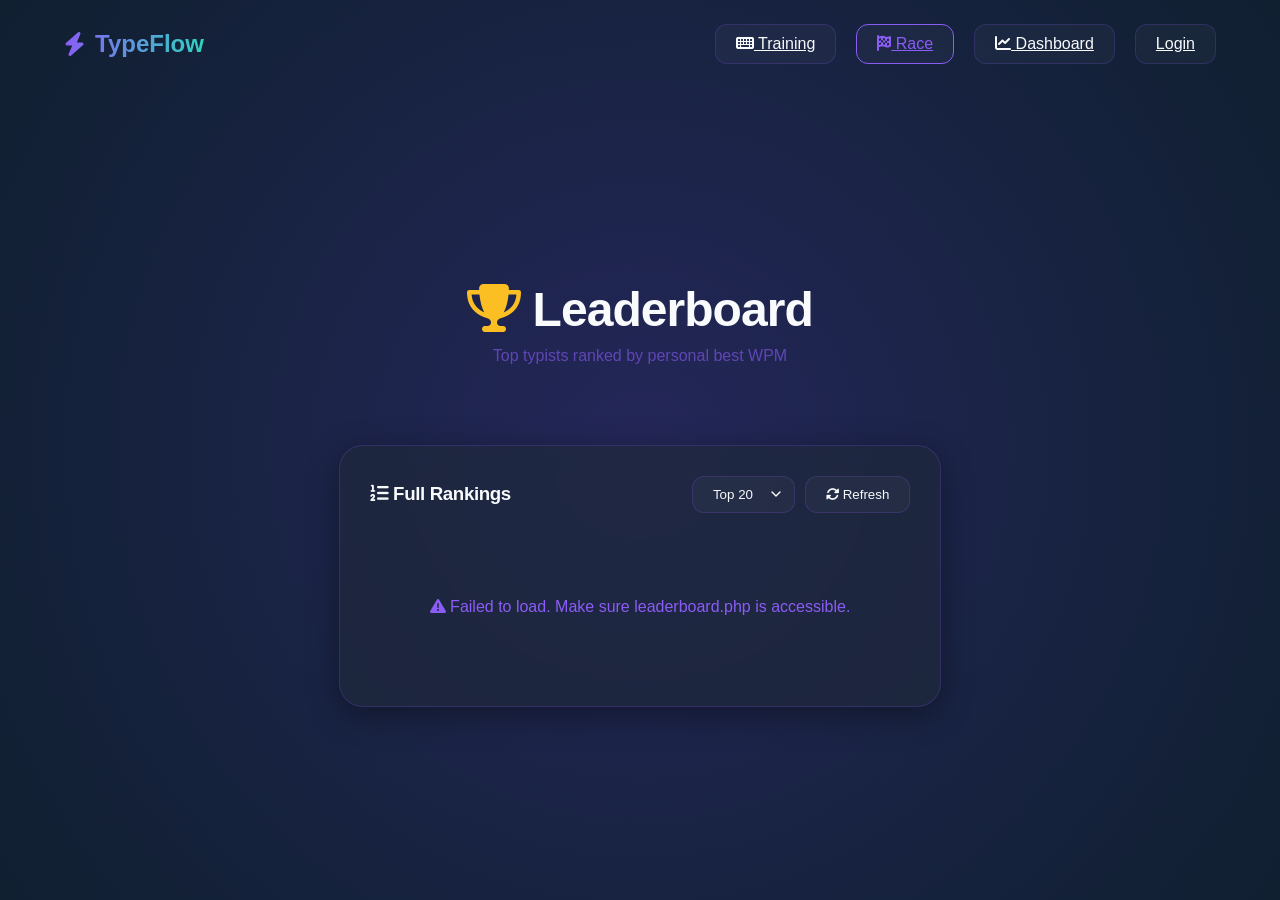
<file: leaderboard.html>
<!DOCTYPE html>
<html lang="en">
<head>
    <meta charset="UTF-8">
    <meta name="viewport" content="width=device-width, initial-scale=1.0">
    <title>Leaderboard | TypeFlow</title>
    <link rel="stylesheet" href="style.css">
    <link rel="stylesheet" href="https://cdnjs.cloudflare.com/ajax/libs/font-awesome/6.4.0/css/all.min.css">
    <style>
        .lb-table {
            width: 100%;
            border-collapse: collapse;
        }
        .lb-table th {
            font-size: 0.75rem;
            text-transform: uppercase;
            letter-spacing: 0.1em;
            color: var(--text-dim);
            padding: 12px 16px;
            text-align: left;
            border-bottom: 1px solid var(--surface-border);
        }
        .lb-table td {
            padding: 14px 16px;
            border-bottom: 1px solid rgba(255,255,255,0.04);
            vertical-align: middle;
        }
        .lb-table tr:last-child td { border-bottom: none; }
        .lb-table tr:hover td { background: rgba(255,255,255,0.03); }
        .rank-1 { color: #fbbf24; font-size: 1.3rem; }
        .rank-2 { color: #94a3b8; font-size: 1.2rem; }
        .rank-3 { color: #b45309; font-size: 1.1rem; }
        .rank-num { color: var(--text-dim); font-weight: 700; }
        .avatar-sm {
            width: 36px; height: 36px; border-radius: 50%;
            background: var(--primary-glow);
            display: inline-flex; align-items: center; justify-content: center;
            font-size: 1.1rem; color: var(--primary);
            overflow: hidden; border: 2px solid var(--surface-border);
            vertical-align: middle; margin-right: 10px;
        }
        .avatar-sm img { width: 100%; height: 100%; object-fit: cover; }
        .wpm-value { font-size: 1.3rem; font-weight: 800; color: var(--primary); font-family: 'Outfit', sans-serif; }
        .acc-value { font-weight: 700; color: var(--secondary); }
        .lb-empty { text-align:center; padding: 60px; color: var(--text-dim); }
        .lb-skeleton { animation: pulse 1.5s ease-in-out infinite; background: rgba(255,255,255,0.05); border-radius: 8px; height: 20px; }
        @keyframes pulse { 0%,100%{opacity:1;} 50%{opacity:0.4;} }
        .my-row td { background: rgba(139,92,246,0.08) !important; }
        .my-row td:first-child { border-left: 3px solid var(--primary); }
        .filters { display:flex; gap:10px; align-items:center; margin-bottom:25px; flex-wrap:wrap; }
    </style>
</head>
<body>
    <nav class="navbar">
        <div class="logo">
            <i class="fas fa-bolt"></i>
            <span>TypeFlow</span>
        </div>
        <div class="nav-links">
            <a href="index.html" class="btn-outline"><i class="fas fa-keyboard"></i> Training</a>
            <a href="race.html" class="btn-outline" style="border-color:var(--primary); color:var(--primary);"><i class="fas fa-flag-checkered"></i> Race</a>
            <a href="dashboard.html" class="btn-outline"><i class="fas fa-chart-line"></i> Dashboard</a>
            <a href="login.html" class="btn-outline" id="loginBtn" style="display:none;">Login</a>
            <button id="logoutBtn" onclick="auth.logout()" class="btn-outline" style="display:none;"><i class="fas fa-sign-out-alt"></i> Logout</button>
        </div>
    </nav>

    <main class="main-container" style="max-width:900px;">

        <div style="text-align:center; margin-bottom:40px;">
            <h1 style="font-size:3rem; margin-bottom:10px;">
                <i class="fas fa-trophy" style="color:#fbbf24;"></i> Leaderboard
            </h1>
            <p style="color:var(--text-dim);">Top typists ranked by personal best WPM</p>
        </div>

        <!-- Top 3 Podium -->
        <div id="podium" style="display:grid; grid-template-columns:1fr 1.2fr 1fr; gap:15px; margin-bottom:40px; align-items:end;">
            <!-- Injected by JS -->
        </div>

        <!-- Full table -->
        <div class="glass-panel" style="padding:30px;">
            <div class="filters">
                <h3 style="margin:0; flex:1;"><i class="fas fa-list-ol"></i> Full Rankings</h3>
                <select id="limitSelect" class="btn-outline" onchange="loadLeaderboard()">
                    <option value="10">Top 10</option>
                    <option value="20" selected>Top 20</option>
                    <option value="50">Top 50</option>
                </select>
                <button class="btn-outline" onclick="loadLeaderboard()"><i class="fas fa-sync-alt"></i> Refresh</button>
            </div>

            <div id="lbBody">
                <!-- Skeleton loaders -->
                <div style="display:flex; flex-direction:column; gap:12px; padding:10px 0;">
                    ${[1,2,3,4,5].map(() => `<div class="lb-skeleton" style="height:48px;"></div>`).join('')}
                </div>
            </div>
        </div>

    </main>

    <script src="script.js"></script>
    <script>
        let currentUsername = null;

        async function loadLeaderboard() {
            const limit = document.getElementById('limitSelect').value;
            const lbBody = document.getElementById('lbBody');

            lbBody.innerHTML = `<div style="display:flex;flex-direction:column;gap:12px;padding:10px 0;">
                ${[1,2,3,4,5].map(() => `<div class="lb-skeleton" style="height:48px; border-radius:8px;"></div>`).join('')}
            </div>`;

            try {
                const res = await fetch(`leaderboard.php?limit=${limit}`);
                const result = await res.json();

                if (!result.success || !result.data.length) {
                    lbBody.innerHTML = `<div class="lb-empty"><i class="fas fa-ghost" style="font-size:3rem; margin-bottom:15px; display:block;"></i>No scores yet. Be the first!</div>`;
                    document.getElementById('podium').innerHTML = '';
                    return;
                }

                renderPodium(result.data.slice(0, 3));
                renderTable(result.data);
            } catch (e) {
                lbBody.innerHTML = `<div class="lb-empty" style="color:var(--error);"><i class="fas fa-exclamation-triangle"></i> Failed to load. Make sure leaderboard.php is accessible.</div>`;
            }
        }

        function avatarHtml(row) {
            if (row.avatar && row.avatar !== 'default-avatar.png') {
                return `<div class="avatar-sm"><img src="uploads/${row.avatar}"></div>`;
            }
            return `<div class="avatar-sm"><i class="fas fa-user-astronaut"></i></div>`;
        }

        function rankIcon(i) {
            if (i === 0) return `<i class="fas fa-crown rank-1"></i>`;
            if (i === 1) return `<span class="rank-2">🥈</span>`;
            if (i === 2) return `<span class="rank-3">🥉</span>`;
            return `<span class="rank-num">#${i + 1}</span>`;
        }

        function renderPodium(top) {
            const podium = document.getElementById('podium');
            const heights = ['180px', '220px', '160px'];
            const order = [1, 0, 2]; // 2nd, 1st, 3rd visual order
            const labels = ['2nd', '1st', '3rd'];
            const medalColors = ['#94a3b8', '#fbbf24', '#b45309'];

            podium.innerHTML = order.map((dataIdx, visualIdx) => {
                const row = top[dataIdx];
                if (!row) return '<div></div>';
                const isMe = row.username === currentUsername;
                return `
                <div class="glass-panel" style="padding:20px; text-align:center; height:${heights[visualIdx]}; display:flex; flex-direction:column; justify-content:flex-end; align-items:center; gap:8px; ${isMe ? 'border-color:var(--primary);' : ''}">
                    <div style="font-size:2rem;">${dataIdx===0?'👑':dataIdx===1?'🥈':'🥉'}</div>
                    <div style="font-size:2rem; color:var(--primary);"><i class="fas fa-user-astronaut"></i></div>
                    <div style="font-weight:700; font-size:0.95rem;">${row.username}${isMe?' (You)':''}</div>
                    <div style="font-size:1.8rem; font-weight:800; color:${medalColors[visualIdx]}; font-family:'Outfit',sans-serif;">${row.best_wpm} <span style="font-size:0.8rem; color:var(--text-dim);">WPM</span></div>
                    <div style="font-size:0.8rem; color:var(--secondary);">${row.best_acc}% acc</div>
                    <div style="font-size:0.7rem; color:var(--text-dim);">Lvl ${row.level}</div>
                </div>`;
            }).join('');
        }

        function renderTable(data) {
            const lbBody = document.getElementById('lbBody');
            lbBody.innerHTML = `
                <table class="lb-table">
                    <thead>
                        <tr>
                            <th>Rank</th>
                            <th>Player</th>
                            <th>Best WPM</th>
                            <th>Accuracy</th>
                            <th>Level</th>
                        </tr>
                    </thead>
                    <tbody>
                        ${data.map((row, i) => {
                            const isMe = row.username === currentUsername;
                            return `<tr class="${isMe ? 'my-row' : ''}">
                                <td>${rankIcon(i)}</td>
                                <td>${avatarHtml(row)}<span style="font-weight:600;">${row.username}${isMe ? ' <span style="color:var(--primary);font-size:0.75rem;">(You)</span>' : ''}</span></td>
                                <td><span class="wpm-value">${row.best_wpm}</span></td>
                                <td><span class="acc-value">${row.best_acc}%</span></td>
                                <td><span class="level-badge">Lvl ${row.level}</span></td>
                            </tr>`;
                        }).join('')}
                    </tbody>
                </table>
            `;
        }

        window.addEventListener('DOMContentLoaded', async () => {
            await auth.checkSession();
            currentUsername = auth.getCurrentUser();

            // Update nav
            const loginBtn = document.getElementById('loginBtn');
            const logoutBtn = document.getElementById('logoutBtn');
            if (currentUsername !== 'guest') {
                if (loginBtn) loginBtn.style.display = 'none';
                if (logoutBtn) logoutBtn.style.display = 'block';
            } else {
                if (loginBtn) loginBtn.style.display = 'block';
                if (logoutBtn) logoutBtn.style.display = 'none';
            }

            await loadLeaderboard();
        });
    </script>
</body>
</html>
</file>
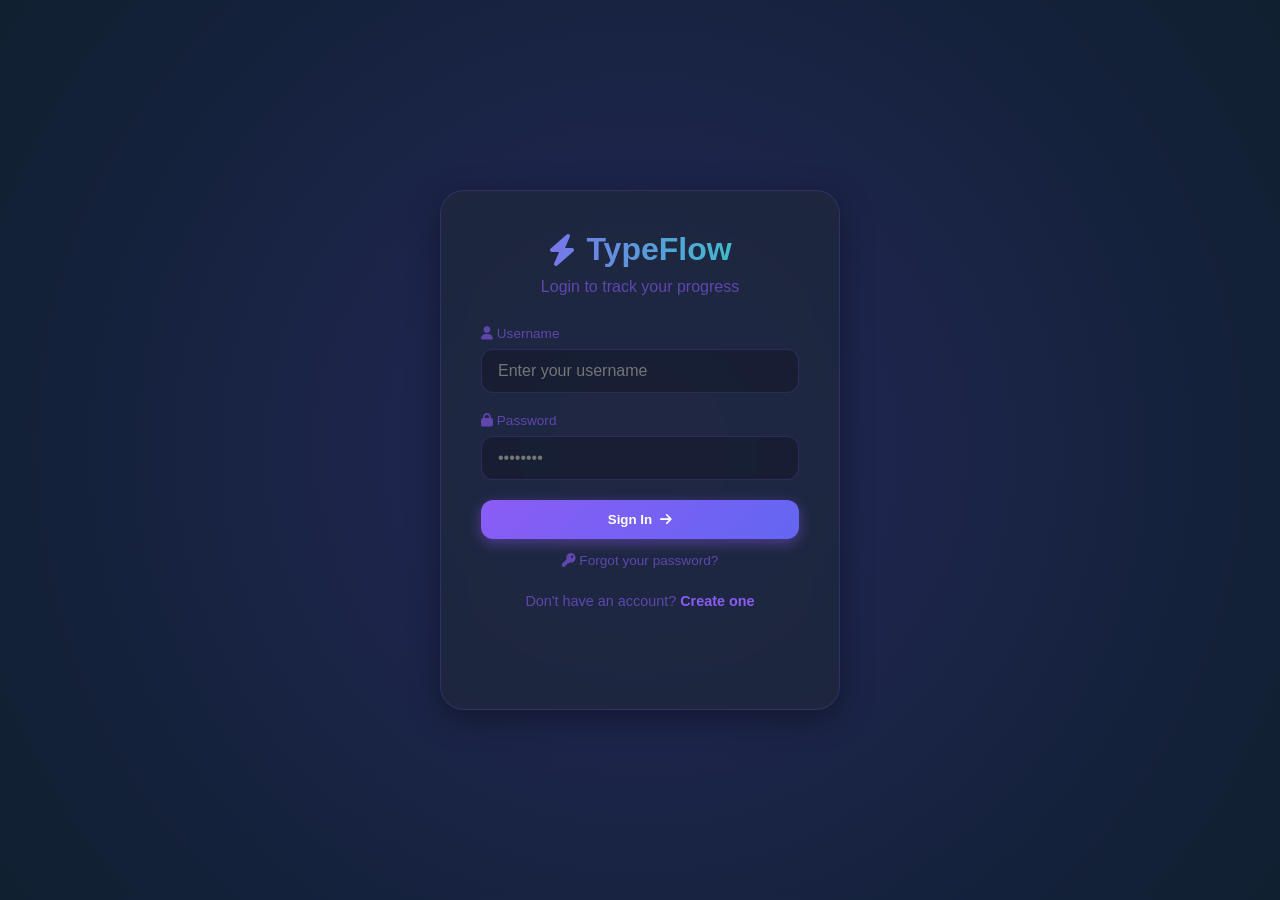
<file: login.html>
<!DOCTYPE html>
<html lang="en">
<head>
    <meta charset="UTF-8">
    <meta name="viewport" content="width=device-width, initial-scale=1.0">
    <title>Join TypeFlow | Auth</title>
    <link rel="stylesheet" href="style.css">
    <link rel="stylesheet" href="https://cdnjs.cloudflare.com/ajax/libs/font-awesome/6.4.0/css/all.min.css">
</head>
<body style="justify-content: center; align-items: center;">

    <div class="auth-card glass-panel">
        <div style="text-align: center; margin-bottom: 30px;">
            <a href="index.html" class="logo" style="justify-content: center; font-size: 2rem; margin-bottom: 10px; text-decoration:none;">
                <i class="fas fa-bolt"></i>
                <span>TypeFlow</span>
            </a>
            <p style="color: var(--text-dim); margin-top:8px;" id="authSubtitle">Login to track your progress</p>
        </div>

        <!-- LOGIN FORM -->
        <div id="loginForm">
            <div class="input-group">
                <label for="logUser"><i class="fas fa-user"></i> Username</label>
                <input type="text" id="logUser" placeholder="Enter your username">
            </div>
            <div class="input-group">
                <label for="logPass"><i class="fas fa-lock"></i> Password</label>
                <input type="password" id="logPass" placeholder="••••••••">
            </div>
            <button class="btn-primary" style="width: 100%; justify-content: center;" onclick="auth.login()">
                Sign In <i class="fas fa-arrow-right"></i>
            </button>
            <div style="text-align:center; margin-top: 12px;">
                <a href="#" onclick="showPanel('forgotForm')" style="color:var(--text-dim); font-size:0.85rem; text-decoration:none;">
                    <i class="fas fa-key"></i> Forgot your password?
                </a>
            </div>
            <div class="auth-footer">
                Don't have an account? <a href="#" onclick="showPanel('regForm')">Create one</a>
            </div>
        </div>

        <!-- REGISTER FORM -->
        <div id="regForm" style="display: none;">
            <div class="input-group">
                <label for="regUser"><i class="fas fa-user"></i> Username</label>
                <input type="text" id="regUser" placeholder="Choose a username">
            </div>
            <div class="input-group">
                <label for="regEmail"><i class="fas fa-envelope"></i> Email <span style="color:var(--text-dim);font-size:0.8em;">(required for password reset)</span></label>
                <input type="email" id="regEmail" placeholder="your@email.com">
            </div>
            <div class="input-group">
                <label for="regPass"><i class="fas fa-lock"></i> Password</label>
                <input type="password" id="regPass" placeholder="••••••••">
            </div>
            <div class="input-group">
                <label for="regConfirm"><i class="fas fa-lock"></i> Confirm Password</label>
                <input type="password" id="regConfirm" placeholder="••••••••">
            </div>
            <button class="btn-primary" style="width: 100%; justify-content: center;" onclick="auth.register()">
                Create Account <i class="fas fa-user-plus"></i>
            </button>
            <div class="auth-footer">
                Already have an account? <a href="#" onclick="showPanel('loginForm')">Sign in</a>
            </div>
        </div>

        <!-- FORGOT PASSWORD FORM -->
        <div id="forgotForm" style="display: none;">
            <div style="text-align:center; margin-bottom:20px;">
                <div style="width:60px; height:60px; background:var(--primary-glow); border-radius:50%; margin:0 auto 12px; display:flex; align-items:center; justify-content:center; font-size:1.5rem; color:var(--primary);">
                    <i class="fas fa-envelope"></i>
                </div>
                <p style="color:var(--text-dim); font-size:0.9rem;">
                    Enter your username or email address and we'll send you a password reset link.
                </p>
            </div>

            <div class="input-group">
                <label for="forgotIdentifier"><i class="fas fa-user"></i> Username or Email</label>
                <input type="text" id="forgotIdentifier" placeholder="Enter username or email">
            </div>

            <button class="btn-primary" style="width: 100%; justify-content: center;" onclick="doForgotPassword()">
                Send Reset Link <i class="fas fa-paper-plane"></i>
            </button>

            <div class="auth-footer">
                Remembered it? <a href="#" onclick="showPanel('loginForm')">Back to Login</a>
            </div>
        </div>

        <div id="authError"   style="margin-top: 15px; color: var(--error);   font-size: 0.85rem; text-align: center; min-height: 20px;"></div>
        <div id="authSuccess" style="margin-top:  5px; color: var(--success); font-size: 0.85rem; text-align: center; min-height: 20px;"></div>
    </div>

    <script src="script.js"></script>
    <script>
        const panels = ['loginForm', 'regForm', 'forgotForm'];
        const subtitles = {
            loginForm:  'Login to track your progress',
            regForm:    'Create your free account',
            forgotForm: 'Reset your password'
        };

        function showPanel(id) {
            panels.forEach(p => document.getElementById(p).style.display = 'none');
            document.getElementById(id).style.display = 'block';
            document.getElementById('authSubtitle').textContent = subtitles[id];
            document.getElementById('authError').textContent   = '';
            document.getElementById('authSuccess').textContent = '';
        }

        async function doForgotPassword() {
            const identifier = document.getElementById('forgotIdentifier').value.trim();
            const error      = document.getElementById('authError');
            const success    = document.getElementById('authSuccess');

            error.textContent   = '';
            success.textContent = '';

            if (!identifier) {
                error.textContent = 'Please enter your username or email.';
                return;
            }

            try {
                const res    = await fetch('auth.php?action=forgot_password', {
                    method:  'POST',
                    headers: { 'Content-Type': 'application/json' },
                    body:    JSON.stringify({ identifier })
                });
                const result = await res.json();

                if (result.success) {
                    success.textContent = '✅ ' + result.message;
                    document.getElementById('forgotIdentifier').value = '';
                } else {
                    error.textContent = result.message;
                }
            } catch (e) {
                error.textContent = 'Server error. Please try again.';
            }
        }

        // Auto-switch panel based on URL param
        window.addEventListener('DOMContentLoaded', () => {
            const params = new URLSearchParams(window.location.search);
            if (params.get('mode') === 'register') showPanel('regForm');
            if (params.get('mode') === 'forgot')   showPanel('forgotForm');
            if (params.get('redirect')) {
                document.getElementById('authError').textContent = '⚠️ Please log in to access that page.';
            }
        });

        // Enter key support
        document.addEventListener('keydown', (e) => {
            if (e.key !== 'Enter') return;
            const active = panels.find(p => document.getElementById(p).style.display !== 'none');
            if (active === 'forgotForm') doForgotPassword();
            else if (active === 'regForm') auth.register();
            else auth.login();
        });
    </script>
</body>
</html>
</file>
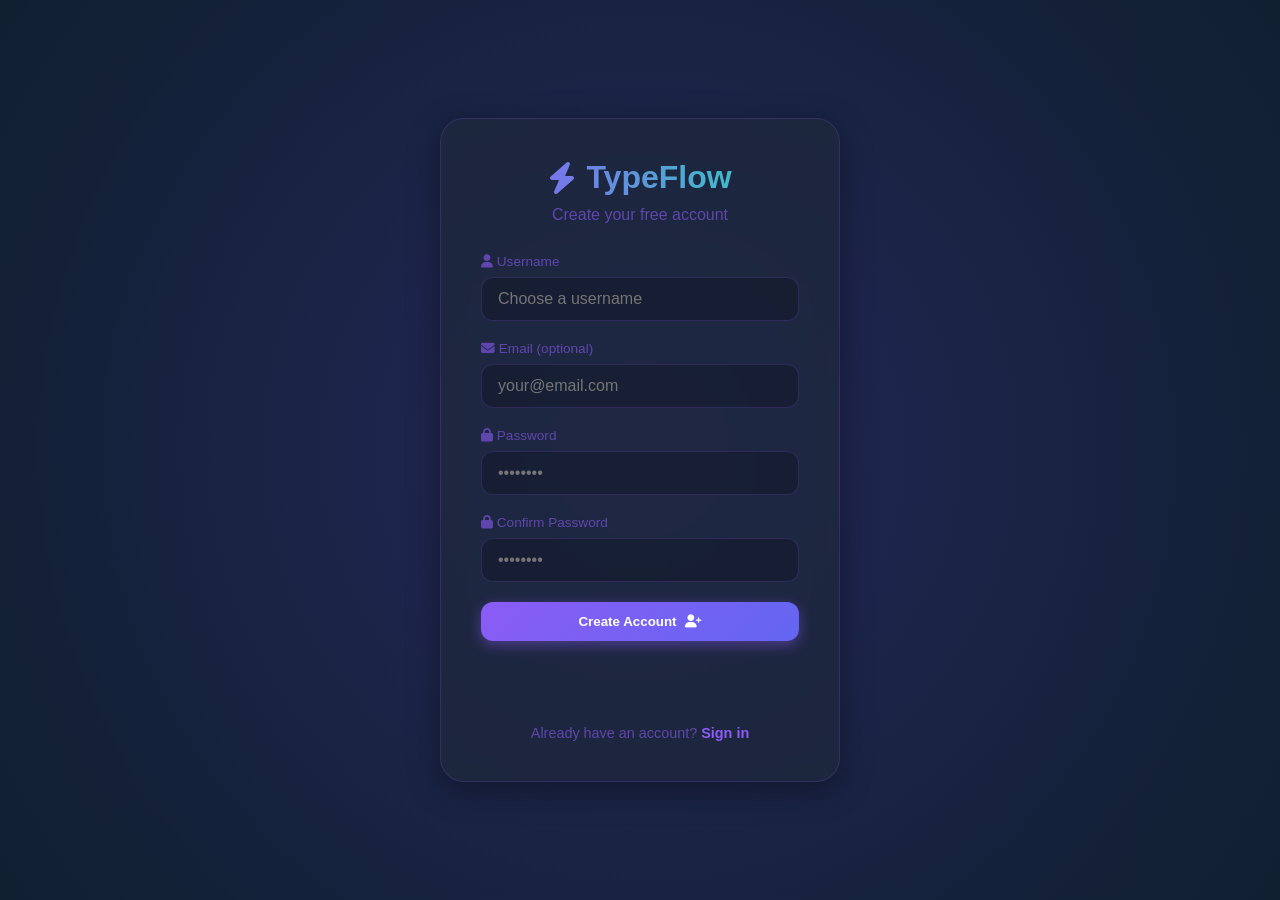
<file: register.html>
<!DOCTYPE html>
<html lang="en">
<head>
    <meta charset="UTF-8">
    <meta name="viewport" content="width=device-width, initial-scale=1.0">
    <title>Create Account | TypeFlow</title>
    <link rel="stylesheet" href="style.css">
    <link rel="stylesheet" href="https://cdnjs.cloudflare.com/ajax/libs/font-awesome/6.4.0/css/all.min.css">
</head>
<body style="justify-content: center; align-items: center;">

    <div class="auth-card glass-panel">
        <div style="text-align: center; margin-bottom: 30px;">
            <a href="index.html" class="logo" style="justify-content: center; font-size: 2rem; margin-bottom: 10px; text-decoration: none;">
                <i class="fas fa-bolt"></i>
                <span>TypeFlow</span>
            </a>
            <p style="color: var(--text-dim); margin-top: 10px;">Create your free account</p>
        </div>
        <div class="input-group">
            <label for="regUser"><i class="fas fa-user"></i> Username</label>
            <input type="text" id="regUser" placeholder="Choose a username">
        </div>
        <div class="input-group">
            <label for="regEmail"><i class="fas fa-envelope"></i> Email (optional)</label>
            <input type="email" id="regEmail" placeholder="your@email.com">
        </div>
        <div class="input-group">
            <label for="regPass"><i class="fas fa-lock"></i> Password</label>
            <input type="password" id="regPass" placeholder="••••••••">
        </div>
        <div class="input-group">
            <label for="regConfirm"><i class="fas fa-lock"></i> Confirm Password</label>
            <input type="password" id="regConfirm" placeholder="••••••••">
        </div>

        <button class="btn-primary" style="width: 100%; justify-content: center;" onclick="doRegister()">
            Create Account <i class="fas fa-user-plus"></i>
        </button>

        <div id="authError" style="margin-top: 15px; color: var(--error); font-size: 0.85rem; text-align: center; min-height: 20px;"></div>
        <div id="authSuccess" style="margin-top: 5px; color: var(--success); font-size: 0.85rem; text-align: center; min-height: 20px;"></div>

        <div class="auth-footer">
            Already have an account? <a href="login.html">Sign in</a>
        </div>
    </div>

    <script src="script.js"></script>
    <script>
        async function doRegister() {
            const user = document.getElementById('regUser').value.trim().toLowerCase();
            const email = document.getElementById('regEmail').value.trim();
            const pass = document.getElementById('regPass').value.trim();
            const confirm = document.getElementById('regConfirm').value.trim();
            const error = document.getElementById('authError');
            const success = document.getElementById('authSuccess');

            error.textContent = '';
            success.textContent = '';

            if (!user || !pass || !confirm) { error.textContent = "Username and password are required."; return; }
            if (pass.length < 6) { error.textContent = "Password must be at least 6 characters."; return; }
            if (pass !== confirm) { error.textContent = "Passwords do not match."; return; }
            try {
                const res = await fetch('auth.php?action=register', {
                    method: 'POST',
                    headers: { 'Content-Type': 'application/json' },
                    body: JSON.stringify({ username: user, password: pass, email })
                });
                const result = await res.json();
                if (result.success) {
                    success.textContent = "Account created! Redirecting to login...";
                    setTimeout(() => window.location.href = 'login.html', 1500);
                } else {
                    error.textContent = result.message;
                }
            } catch (e) {
                error.textContent = "Server error. Please try again.";
            }
        }
       
        
        document.addEventListener('keydown', (e) => {
            if (e.key === 'Enter') doRegister();
        });
    </script>
</body>
</html>
</file>
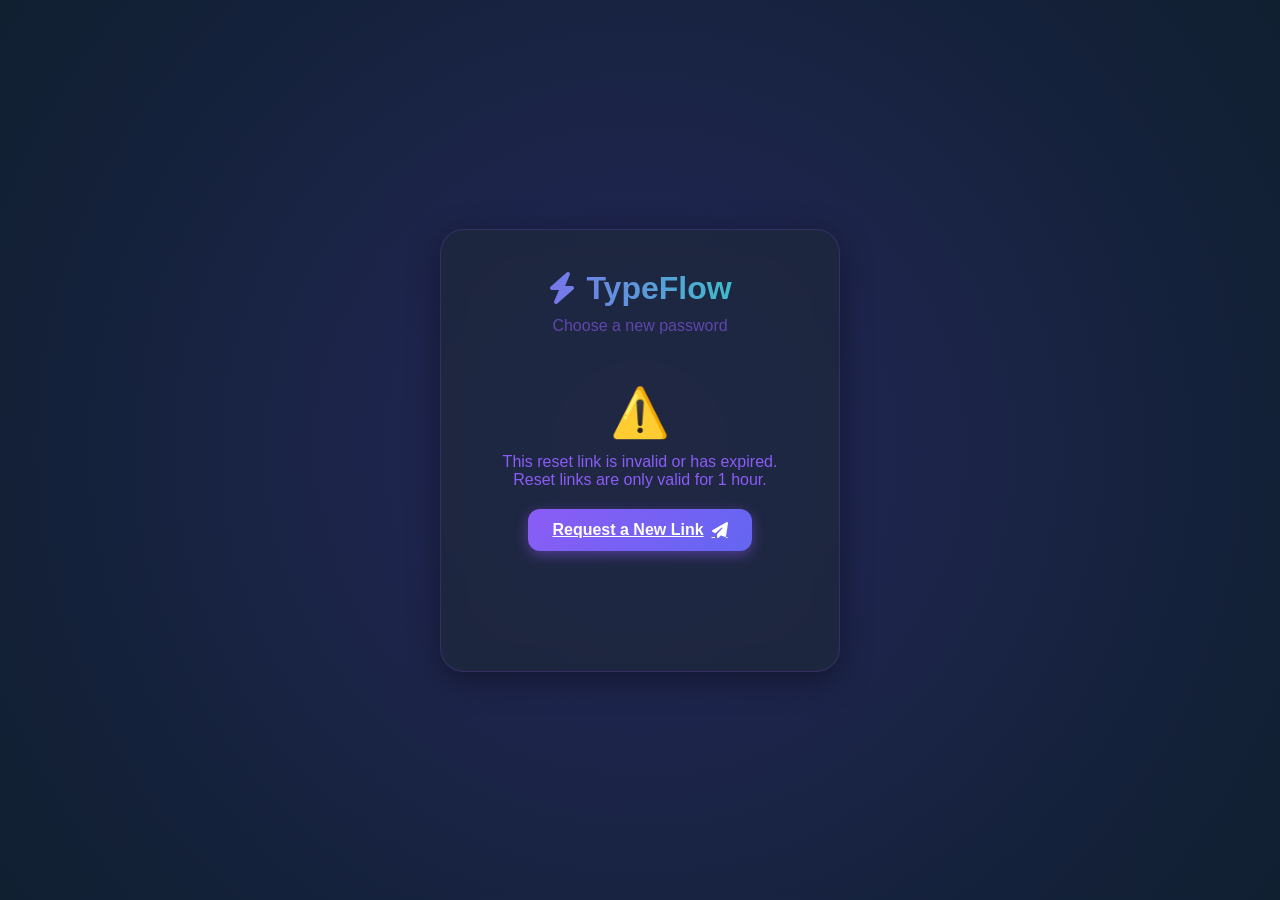
<file: reset-password.html>
<!DOCTYPE html>
<html lang="en">
<head>
    <meta charset="UTF-8">
    <meta name="viewport" content="width=device-width, initial-scale=1.0">
    <title>Reset Password | TypeFlow</title>
    <link rel="stylesheet" href="style.css">
    <link rel="stylesheet" href="https://cdnjs.cloudflare.com/ajax/libs/font-awesome/6.4.0/css/all.min.css">
</head>
<body style="justify-content: center; align-items: center;">

    <div class="auth-card glass-panel">
        <div style="text-align: center; margin-bottom: 30px;">
            <a href="index.html" class="logo" style="justify-content: center; font-size: 2rem; margin-bottom: 10px; text-decoration: none;">
                <i class="fas fa-bolt"></i>
                <span>TypeFlow</span>
            </a>
            <p style="color: var(--text-dim); margin-top: 10px;">Choose a new password</p>
        </div>

        <!-- Invalid / missing token state -->
        <div id="invalidToken" style="display:none; text-align:center; padding: 20px 0;">
            <div style="font-size:3rem; margin-bottom:12px;">⚠️</div>
            <p style="color:var(--error); margin-bottom:20px;">
                This reset link is invalid or has expired.<br>
                Reset links are only valid for 1 hour.
            </p>
            <a href="login.html?mode=forgot" class="btn-primary" style="display:inline-flex; justify-content:center;">
                Request a New Link <i class="fas fa-paper-plane"></i>
            </a>
        </div>

        <!-- Reset form (shown when token is present in URL) -->
        <div id="resetForm">
            <div class="input-group">
                <label for="resetPass"><i class="fas fa-lock"></i> New Password</label>
                <input type="password" id="resetPass" placeholder="••••••••">
            </div>
            <div class="input-group">
                <label for="resetConfirm"><i class="fas fa-lock"></i> Confirm New Password</label>
                <input type="password" id="resetConfirm" placeholder="••••••••">
            </div>

            <button class="btn-primary" style="width: 100%; justify-content: center;" onclick="doReset()">
                Set New Password <i class="fas fa-shield-alt"></i>
            </button>

            <div class="auth-footer">
                <a href="login.html"><i class="fas fa-arrow-left"></i> Back to Login</a>
            </div>
        </div>

        <div id="authError"   style="margin-top: 15px; color: var(--error);   font-size: 0.85rem; text-align: center; min-height: 20px;"></div>
        <div id="authSuccess" style="margin-top:  5px; color: var(--success); font-size: 0.85rem; text-align: center; min-height: 20px;"></div>
    </div>

    <script src="script.js"></script>
    <script>
        let resetToken = null;

        window.addEventListener('DOMContentLoaded', () => {
            const params = new URLSearchParams(window.location.search);
            resetToken   = params.get('token');

            if (!resetToken) {
                document.getElementById('resetForm').style.display    = 'none';
                document.getElementById('invalidToken').style.display = 'block';
            }
        });

        async function doReset() {
            const newPass     = document.getElementById('resetPass').value.trim();
            const confirmPass = document.getElementById('resetConfirm').value.trim();
            const error       = document.getElementById('authError');
            const success     = document.getElementById('authSuccess');

            error.textContent   = '';
            success.textContent = '';

            if (!newPass || !confirmPass)  { error.textContent = 'Both fields are required.'; return; }
            if (newPass.length < 6)        { error.textContent = 'Password must be at least 6 characters.'; return; }
            if (newPass !== confirmPass)   { error.textContent = 'Passwords do not match.'; return; }

            try {
                const res    = await fetch('auth.php?action=reset_password', {
                    method:  'POST',
                    headers: { 'Content-Type': 'application/json' },
                    body:    JSON.stringify({ token: resetToken, newPassword: newPass, confirmPassword: confirmPass })
                });
                const result = await res.json();

                if (result.success) {
                    success.textContent = '✅ ' + result.message;
                    document.getElementById('resetForm').style.display = 'none';
                    setTimeout(() => window.location.href = 'login.html', 2000);
                } else {
                    error.textContent = result.message;
                    // If token expired, show the invalid-token panel after a moment
                    if (result.message.includes('expired') || result.message.includes('invalid')) {
                        setTimeout(() => {
                            document.getElementById('resetForm').style.display    = 'none';
                            document.getElementById('invalidToken').style.display = 'block';
                            error.textContent = '';
                        }, 2500);
                    }
                }
            } catch (e) {
                error.textContent = 'Server error. Please try again.';
            }
        }

        document.addEventListener('keydown', (e) => {
            if (e.key === 'Enter') doReset();
        });
    </script>
</body>
</html>
</file>
<file: style.css>
/* ============================================================
   TYPERPREMIUM - DESIGN SYSTEM
   ============================================================ */

:root {
    --bg-color: #0f172a;
    --surface-color: rgba(30, 41, 59, 0.7);
    --surface-border: rgba(255, 255, 255, 0.1);
    --primary: #8b5cf6;
    --primary-glow: rgba(139, 92, 246, 0.5);
    --secondary: #2dd4bf;
    --success: #10b981;
    --error: #ef4444;
    --text-main: #f8fafc;
    --text-dim: #94a3b8;
    --glass-blur: blur(12px);
    --transition: all 0.3s cubic-bezier(0.4, 0, 0.2, 1);
}

@import url('https://fonts.googleapis.com/css2?family=Inter:wght@400;500;600&family=Outfit:wght@600;700;800&family=JetBrains+Mono&display=swap');

* {
    margin: 0;
    padding: 0;
    box-sizing: border-box;
}

body {
    font-family: 'Inter', sans-serif;
    background-color: var(--bg-color);
    background: radial-gradient(circle at 50% 50%, #1e1b4b 0%, #0f172a 100%);
    color: var(--text-main);
    min-height: 100vh;
    display: flex;
    flex-direction: column;
    overflow-x: hidden;
    position: relative;
}

body::before {
    content: '';
    position: fixed;
    top: -50%;
    left: -50%;
    width: 200%;
    height: 200%;
    background: radial-gradient(circle, rgba(139, 92, 246, 0.05) 0%, transparent 40%),
                radial-gradient(circle, rgba(45, 212, 191, 0.05) 100%, transparent 40%);
    animation: rotateBg 20s linear infinite;
    z-index: -1;
}

@keyframes rotateBg {
    0% { transform: rotate(0deg); }
    100% { transform: rotate(360deg); }
}

h1, h2, h3 {
    font-family: 'Outfit', sans-serif;
    letter-spacing: -0.02em;
}

/* ============================================================
   REUSABLE COMPONENTS
   ============================================================ */

.glass-panel {
    background: var(--surface-color);
    backdrop-filter: var(--glass-blur);
    -webkit-backdrop-filter: var(--glass-blur);
    border: 1px solid var(--surface-border);
    border-radius: 24px;
    box-shadow: 0 8px 32px 0 rgba(0, 0, 0, 0.37);
    transition: var(--transition);
}

.glass-panel:hover {
    border-color: rgba(255, 255, 255, 0.2);
    box-shadow: 0 8px 48px 0 rgba(139, 92, 246, 0.15);
}

.btn-primary {
    background: linear-gradient(135deg, var(--primary), #6366f1);
    color: white;
    border: none;
    padding: 12px 24px;
    border-radius: 12px;
    font-weight: 600;
    cursor: pointer;
    transition: var(--transition);
    display: flex;
    align-items: center;
    gap: 8px;
    box-shadow: 0 4px 14px 0 var(--primary-glow);
}

.btn-primary:hover {
    transform: translateY(-2px);
    box-shadow: 0 6px 20px 0 var(--primary-glow);
    filter: brightness(1.1);
}

.btn-primary:active {
    transform: translateY(0);
}

select.btn-outline {
    appearance: none;
    -webkit-appearance: none;
    background-image: url("data:image/svg+xml,%3Csvg xmlns='http://www.w3.org/2000/svg' width='24' height='24' viewBox='0 0 24 24' fill='none' stroke='white' stroke-width='2' stroke-linecap='round' stroke-linejoin='round'%3E%3Cpolyline points='6 9 12 15 18 9'%3E%3C/polyline%3E%3C/svg%3E");
    background-repeat: no-repeat;
    background-position: right 10px center;
    background-size: 16px;
    padding-right: 40px;
}

.btn-outline {
    background: rgba(255, 255, 255, 0.03);
    border: 1px solid var(--surface-border);
    color: var(--text-main);
    padding: 10px 20px;
    border-radius: 12px;
    cursor: pointer;
    transition: var(--transition);
}

.btn-outline:hover {
    background-color: rgba(255, 255, 255, 0.08);
    border-color: var(--text-dim);
}

select.btn-outline option {
    background-color: #1e293b; /* Dark background for options */
    color: white;
    padding: 10px;
}

/* ============================================================
   LAYOUT
   ============================================================ */

.navbar {
    display: flex;
    justify-content: space-between;
    align-items: center;
    padding: 24px 5%;
    max-width: 1400px;
    margin: 0 auto;
    width: 100%;
}

.logo {
    font-size: 1.5rem;
    font-weight: 800;
    background: linear-gradient(to right, var(--primary), var(--secondary));
    -webkit-background-clip: text;
    -webkit-text-fill-color: transparent;
    display: flex;
    align-items: center;
    gap: 10px;
}

.nav-links {
    display: flex;
    gap: 20px;
    align-items: center;
}

.main-container {
    flex: 1;
    display: flex;
    flex-direction: column;
    align-items: center;
    justify-content: center;
    padding: 40px 20px;
    max-width: 1000px;
    margin: 0 auto;
    width: 100%;
}

/* ============================================================
   GAME ARENA
   ============================================================ */

.game-card {
    width: 100%;
    padding: 40px;
    position: relative;
    margin-bottom: 30px;
}

.stats-grid {
    display: grid;
    grid-template-columns: repeat(auto-fit, minmax(120px, 1fr));
    gap: 20px;
    width: 100%;
    margin-bottom: 40px;
}

.stat-item {
    text-align: center;
}

.stat-label {
    font-size: 0.75rem;
    color: var(--text-dim);
    text-transform: uppercase;
    letter-spacing: 0.1em;
    margin-bottom: 4px;
}

.stat-value {
    font-size: 1.75rem;
    font-weight: 800;
    font-family: 'Outfit', sans-serif;
    text-shadow: 0 0 20px rgba(255, 255, 255, 0.1);
}

.stat-value.primary { 
    color: var(--primary); 
    text-shadow: 0 0 15px var(--primary-glow);
}
.stat-value.secondary { 
    color: var(--secondary); 
    text-shadow: 0 0 15px rgba(45, 212, 191, 0.4);
}

.text-display-container {
    background: rgba(0, 0, 0, 0.2);
    border-radius: 16px;
    padding: 30px;
    margin-bottom: 24px;
    position: relative;
    overflow: hidden;
}

#textDisplay {
    font-family: 'JetBrains Mono', monospace;
    font-size: 1.5rem;
    line-height: 1.6;
    color: var(--text-dim);
    word-break: break-word;
    white-space: pre-wrap;
}

.char-correct { color: var(--success); text-shadow: 0 0 10px rgba(16, 185, 129, 0.3); }
.char-incorrect { color: var(--error); background: rgba(239, 68, 68, 0.1); border-radius: 4px; }
.char-current { 
    border-bottom: 3px solid var(--primary); 
    animation: blink 1s infinite; 
}

@keyframes blink {
    50% { border-color: transparent; }
}

#inputBox {
    position: absolute;
    opacity: 0;
    pointer-events: auto;
}

.game-controls {
    display: flex;
    gap: 15px;
    justify-content: center;
    margin-top: 30px;
}

/* ============================================================
   VIRTUAL KEYBOARD
   ============================================================ */

.keyboard {
    display: flex;
    flex-direction: column;
    gap: 8px;
    margin-top: 40px;
    user-select: none;
}

.keyboard-row {
    display: flex;
    justify-content: center;
    gap: 8px;
}

.key {
    width: 44px;
    height: 44px;
    background: rgba(255, 255, 255, 0.03);
    border: 1px solid var(--surface-border);
    border-radius: 8px;
    display: flex;
    align-items: center;
    justify-content: center;
    font-family: 'JetBrains Mono', monospace;
    font-size: 0.9rem;
    color: var(--text-dim);
    transition: all 0.1s;
}

.key.active {
    background: var(--primary);
    color: white;
    transform: translateY(2px);
    box-shadow: 0 0 15px var(--primary-glow);
    border-color: var(--primary);
}

.key.wide { width: 80px; }
.key.extra-wide { width: 280px; }

/* Finger Colors */
.key-pinky { border-color: #3b82f6; color: #3b82f6; background: rgba(59, 130, 246, 0.05); }
.key-ring { border-color: #10b981; color: #10b981; background: rgba(16, 185, 129, 0.05); }
.key-middle { border-color: #f59e0b; color: #f59e0b; background: rgba(245, 158, 11, 0.05); }
.key-index { border-color: #ef4444; color: #ef4444; background: rgba(239, 68, 68, 0.05); }
.key-thumb { border-color: #8b5cf6; color: #8b5cf6; background: rgba(139, 92, 246, 0.05); }



/* ============================================================
   DASHBOARD & CHARTS
   ============================================================ */

.dashboard-grid {
    display: grid;
    grid-template-columns: 1fr 2fr;
    gap: 30px;
    width: 100%;
}

.profile-card, .analytics-card {
    padding: 30px;
}

.level-badge {
    background: linear-gradient(135deg, var(--primary), var(--secondary));
    padding: 4px 12px;
    border-radius: 20px;
    font-size: 0.8rem;
    font-weight: 700;
    color: white;
}

.xp-bar-container {
    width: 100%;
    height: 8px;
    background: rgba(255, 255, 255, 0.1);
    border-radius: 4px;
    margin: 15px 0;
    overflow: hidden;
}

.xp-bar-fill {
    height: 100%;
    background: linear-gradient(to right, var(--primary), var(--secondary));
    width: 0%;
    transition: width 0.5s ease-out;
}

/* ============================================================
   AUTH PAGES
   ============================================================ */

.auth-card {
    width: 100%;
    max-width: 400px;
    padding: 40px;
}

.input-group {
    margin-bottom: 20px;
}

.input-group label {
    display: block;
    font-size: 0.85rem;
    color: var(--text-dim);
    margin-bottom: 8px;
}

.input-group input {
    width: 100%;
    background: rgba(0, 0, 0, 0.2);
    border: 1px solid var(--surface-border);
    padding: 12px 16px;
    border-radius: 12px;
    color: white;
    font-size: 1rem;
    transition: var(--transition);
}

.input-group input:focus {
    outline: none;
    border-color: var(--primary);
    box-shadow: 0 0 0 4px var(--primary-glow);
}

.auth-footer {
    text-align: center;
    margin-top: 24px;
    color: var(--text-dim);
    font-size: 0.9rem;
}

.auth-footer a {
    color: var(--primary);
    text-decoration: none;
    font-weight: 600;
}

/* ============================================================
   MODALS
   ============================================================ */

.modal-overlay {
    position: fixed;
    top: 0; left: 0; width: 100%; height: 100%;
    background: rgba(0, 0, 0, 0.6);
    backdrop-filter: blur(8px);
    z-index: 2000;
    display: flex;
    align-items: center;
    justify-content: center;
    animation: fadeIn 0.3s forwards;
}

.settings-card {
    width: 100%;
    max-width: 450px;
    max-height: 90vh;
    overflow-y: auto;
    padding: 40px;
    animation: slideUp 0.3s forwards;
    scrollbar-width: thin;
    scrollbar-color: var(--primary) transparent;
}

.settings-card::-webkit-scrollbar {
    width: 5px;
}
.settings-card::-webkit-scrollbar-track {
    background: transparent;
}
.settings-card::-webkit-scrollbar-thumb {
    background: var(--primary);
    border-radius: 10px;
}

.profile-img-lg {
    width: 100px;
    height: 100px;
    border-radius: 50%;
    background: var(--surface-border);
    margin: 0 auto;
    display: flex;
    align-items: center;
    justify-content: center;
    font-size: 3rem;
    color: var(--primary);
    overflow: hidden;
    border: 3px solid var(--primary);
}

.profile-img-lg img {
    width: 100%;
    height: 100%;
    object-fit: cover;
}

@keyframes fadeIn { from { opacity: 0; } to { opacity: 1; } }
@keyframes slideUp { from { transform: translateY(20px); opacity: 0; } to { transform: translateY(0); opacity: 1; } }

@media (max-width: 768px) {
    .dashboard-grid { grid-template-columns: 1fr; }
    .keyboard { display: none; }
    .stat-value { font-size: 1.25rem; }
}
/* ============================================================
   v2.0 ADDITIONS
   ============================================================ */

/* Particle animation */
@keyframes particleFly {
    0%   { transform: translate(0,0) scale(1); opacity: 1; }
    100% { transform: translate(20px,-40px) scale(0); opacity: 0; }
}

/* Achievement popup slide-in */
@keyframes slideInRight {
    from { transform: translateX(120%); opacity: 0; }
    to   { transform: translateX(0);    opacity: 1; }
}

/* Consistency stat color */
.stat-value.consistency { color: #f59e0b; text-shadow: 0 0 15px rgba(245,158,11,0.4); }

/* Theme button active ring */
.theme-btn.active { outline: 2px solid white; outline-offset: 2px; }

/* Sound profile pills */
.profile-pill {
    padding: 4px 10px; border-radius: 20px; font-size: 0.75rem; cursor: pointer;
    border: 1px solid var(--surface-border); background: rgba(255,255,255,0.04);
    color: var(--text-dim); transition: all 0.2s;
}
.profile-pill.active { background: var(--primary); color: white; border-color: var(--primary); }

/* Tab buttons */
.tab-btn {
    padding: 8px 18px; border-radius: 10px;
    border: 1px solid var(--surface-border); background: transparent;
    color: var(--text-dim); cursor: pointer; transition: all 0.2s; font-size: 0.85rem;
}
.tab-btn.active { background: var(--primary); color: white; border-color: var(--primary); }
.tab-panel { display: none; }
.tab-panel.active { display: block; }

/* Modal scrollable */
.modal-scroll {
    max-height: 88vh; overflow-y: auto;
    scrollbar-width: thin; scrollbar-color: var(--primary) transparent;
}
.modal-scroll::-webkit-scrollbar { width: 5px; }
.modal-scroll::-webkit-scrollbar-thumb { background: var(--primary); border-radius: 10px; }

/* Stats grid — 4 columns on main page */
@media (min-width: 768px) {
    .stats-grid { grid-template-columns: repeat(4, 1fr); }
}

/* Dashboard stat cards */
.stat-card {
    background: var(--surface-color); border: 1px solid var(--surface-border);
    border-radius: 14px; padding: 16px 20px; display: flex; align-items: center; gap: 14px;
    transition: all 0.3s;
}
.stat-card:hover { border-color: var(--primary); box-shadow: 0 0 18px var(--primary-glow); }
</file>
